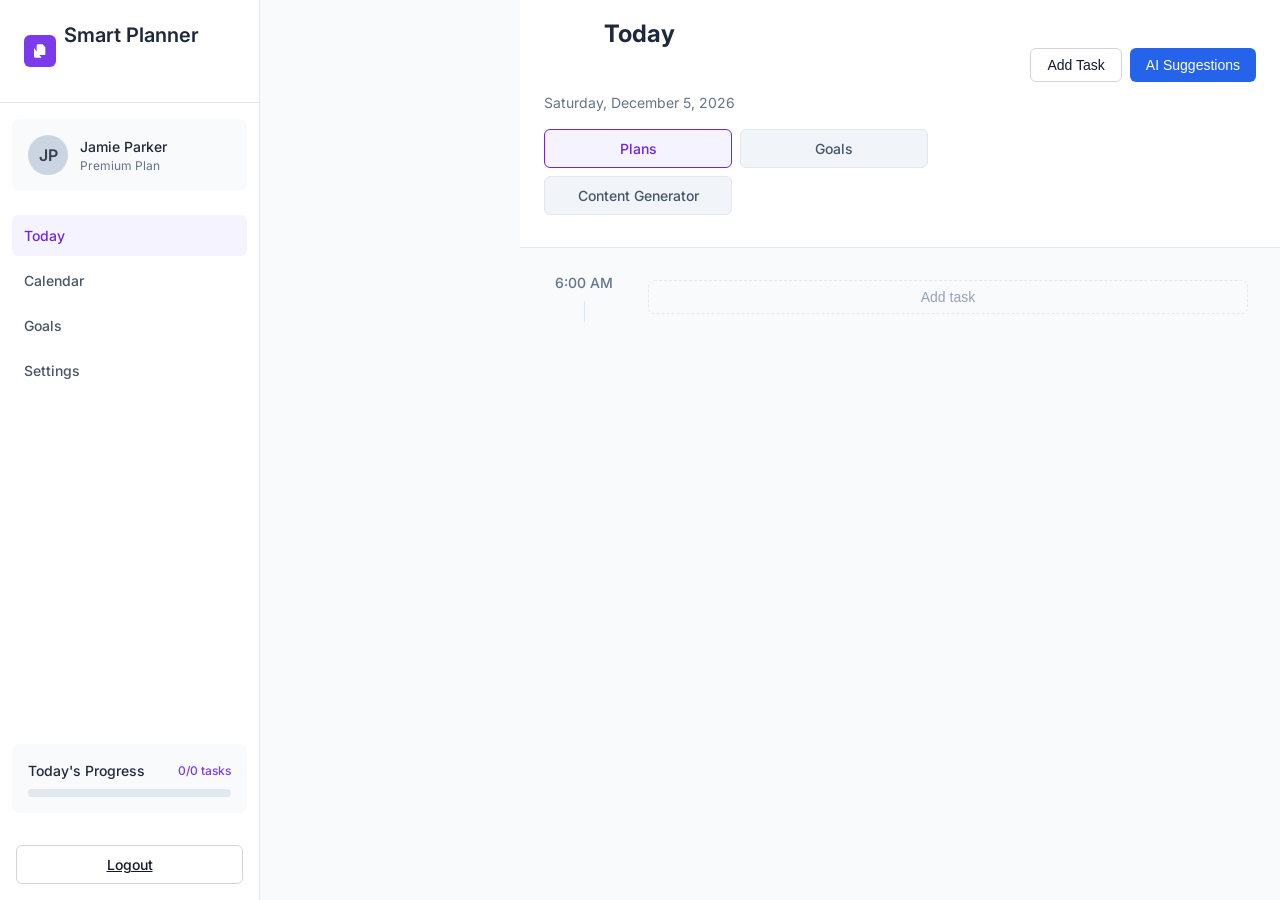
<file: templates/index.html>
<!DOCTYPE html>
<html lang="en">
<head>
    <meta charset="UTF-8">
    <meta name="viewport" content="width=device-width, initial-scale=1.0">
    <meta name="theme-color" content="#4a6fa5">
    <title>Smart Daily Planner</title>
    <link rel="stylesheet" href="static/styles.css">
    <link rel="manifest" href="static/manifest.json">
    <link href="https://fonts.googleapis.com/css2?family=Inter:wght@400;600&display=swap" rel="stylesheet">
    <link rel="stylesheet" href="https://cdnjs.cloudflare.com/ajax/libs/font-awesome/6.0.0-beta3/css/all.min.css" crossorigin="anonymous">
    <link rel="icon" href="static/icons/favicon.ico">
    <link rel="apple-touch-icon" href="static/icons/icon-192x192.png">
</head>
<body>
    <div class="app-container">
        <!-- Mobile sidebar toggle button -->
        <button class="sidebar-toggle" id="sidebar-toggle" aria-label="Open sidebar">
            <svg width="28" height="28" viewBox="0 0 24 24"><path d="M3 6h18M3 12h18M3 18h18" stroke="currentColor" stroke-width="2" stroke-linecap="round"/></svg>
        </button>

        <!-- Left sidebar menu -->
        <aside class="sidebar" id="sidebar">
            <div class="sidebar-header">
                <div class="logo">
                    <svg xmlns="http://www.w3.org/2000/svg" width="16" height="16" viewBox="0 0 24 24" fill="none" stroke="currentColor" stroke-width="2" stroke-linecap="round" stroke-linejoin="round" class="icon">
                        <path d="M15.5 2H8.6c-.4 0-.8.2-1.1.5-.3.3-.5.7-.5 1.1v12.8c0 .4.2.8.5 1.1.3.3.7.5 1.1.5h9.8c.4 0 .8-.2 1.1-.5.3-.3.5-.7.5-1.1V6.5L15.5 2z"></path>
                        <path d="M3 7.6v12.8c0 .4.2.8.5 1.1.3.3.7.5 1.1.5h9.8"></path>
                        <path d="M15 2v5h5"></path>
                    </svg>
                </div>
                <h1 class="brand-name">Smart Planner</h1>
            </div>

            <div class="user-profile">
                <div class="avatar">JP</div>
                <div class="user-info">
                    <p class="user-name">Jamie Parker</p>
                    <p class="user-plan">Premium Plan</p>
                </div>
            </div>

            <nav class="nav-menu">
                <div class="nav-item active" data-tab="today">Today</div>
                <div class="nav-item" data-tab="calendar">Calendar</div>
                <div class="nav-item" data-tab="goals">Goals</div>
                <div class="nav-item" data-tab="settings">Settings</div>
            </nav>

            <div class="progress-section">
                <div class="progress-header">
                    <h3 class="progress-title">Today's Progress</h3>
                    <span class="progress-count">2/7 tasks</span>
                </div>
                <div class="progress-bar">
                    <div class="progress-indicator" style="width: 28%;"></div>
                </div>
            </div>
            <!-- Logout button -->
            <div style="padding: 1rem;">
                <a href="/logout" class="button button-outline" style="width:100%;text-align:center;">Logout</a>
            </div>
        </aside>

        <!-- Main content area -->
        <main class="main-content" id="main-content">
            <header class="header">
                <div class="header-content">
                    <div class="header-top">
                        <h1 class="page-title">Today</h1>
                        <p class="current-date" id="current-date">Thursday, May 1, 2025</p>
                    </div>

                    <div class="header-actions">
                        <button class="button button-outline">Add Task</button>
                        <button class="button button-primary">AI Suggestions</button>
                    </div>
                </div>

                <div class="tabs">
                    <div class="tabs-list">
                        <div class="tab active" data-tab="plans">Plans</div>
                        <div class="tab" data-tab="goals">Goals</div>
                        <div class="tab" data-tab="content">Content Generator</div>
                    </div>
                </div>
            </header>

            <div id="today-tab" class="tab-content active">
                <section class="timeline">
                    <div class="timeline-item">
                        <div class="time-indicator">
                            <span class="time-label">6:00 AM</span>
                            <div class="time-line"></div>
                        </div>
                        <div class="empty-slot">
                            <button class="add-task-button">Add task</button>
                        </div>
                    </div>
                    <!-- Additional timeline items can be added dynamically -->
                </section>
            </div>
            <div id="calendar-tab" class="tab-content">
                <div id="calendar-container"></div>
            </div>

            <div id="goals-tab" class="tab-content">
                <div class="card goal-card">
                    <div class="card-header">
                        <h2 class="card-title">Goal Suggestions</h2>
                        <p class="card-description">Enter your goal and get actionable micro-tasks to help you achieve it.</p>
                    </div>
                    <div class="card-content">
                        <div class="form-group">
                            <label for="goal-input">Your Goal</label>
                            <input type="text" id="goal-input" placeholder="Enter your goal" />
                        </div>
                        <button id="fetch-goal-suggestions-btn" class="button button-primary">Get Suggestions</button>
                    </div>
                    <div class="card-footer">
                        <div id="goal-suggestions-container"></div>
                    </div>
                </div>
            </div>

            <div id="content-tab" class="tab-content">
                <div class="container">
                    <h1>AI Content Generator</h1>

                    <div class="grid">
                        <!-- Input Parameters Card -->
                        <div class="card">
                            <div class="card-header">
                                <h2 class="card-title">Input Parameters</h2>
                                <p class="card-description">Enter your topic and select content preferences</p>
                            </div>
                            <div class="card-content">
                                <div class="form-group">
                                    <label for="prompt">Topic or Keywords</label>
                                    <input id="prompt" type="text" placeholder="Enter your topic or keywords...">
                                </div>

                                <div class="form-group">
                                    <label for="content-type">Content Type</label>
                                    <select id="content-type">
                                        <option value="blog">Blog Post</option>
                                        <option value="social">Social Media Update</option>
                                        <option value="email">Email</option>
                                        <option value="article">Article</option>
                                        <option value="product">Product Description</option>
                                    </select>
                                </div>

                                <div class="form-group">
                                    <label for="tone">Tone</label>
                                    <select id="tone">
                                        <option value="formal">Formal</option>
                                        <option value="casual">Casual</option>
                                        <option value="humorous">Humorous</option>
                                        <option value="professional">Professional</option>
                                        <option value="enthusiastic">Enthusiastic</option>
                                    </select>
                                </div>
                            </div>
                            <div class="card-footer">
                                <button id="generate-btn" class="button button-primary button-full">
                                    <span id="generate-icon">✨</span>
                                    <span id="generate-text">Generate Content</span>
                                </button>
                            </div>
                        </div>

                        <!-- Generated Content Card -->
                        <div class="card">
                            <div class="card-header">
                                <h2 class="card-title">Generated Content</h2>
                                <p class="card-description">View, edit, and save your AI-generated content</p>
                            </div>
                            <div class="card-content">
                                <div id="content-container">
                                    <div id="content-placeholder" class="content-placeholder">
                                        <p>Generated content will appear here</p>
                                    </div>

                                    <div id="tabs-container" class="tabs" style="display: none;">
                                        <div class="tabs-list">
                                            <div id="tab-generated" class="tab-trigger active">Generated</div>
                                            <div id="tab-edit" class="tab-trigger">Edit</div>
                                        </div>
                                        <div id="tab-content-generated" class="tab-content active">
                                            <div id="generated-content" class="content-display"></div>
                                        </div>
                                        <div id="tab-content-edit" class="tab-content">
                                            <textarea id="edited-content"></textarea>
                                        </div>
                                    </div>

                                    <div id="character-count" class="character-count" style="display: none;">
                                        Character count: 0
                                    </div>
                                </div>
                            </div>
                            <div class="card-footer">
                                <button id="regenerate-btn" class="button button-outline" disabled>
                                    <span class="button-icon">🔄</span>
                                    Regenerate
                                </button>
                                <button id="save-btn" class="button button-primary" disabled>
                                    <span class="button-icon">💾</span>
                                    Save Content
                                </button>
                            </div>
                        </div>
                    </div>
                </div>
            </div>

            <div id="settings-tab" class="tab-content">
                <div class="card settings-card">
                    <div class="card-header">
                        <h2 class="card-title">Settings</h2>
                    </div>
                    <div class="card-content">
                        <div class="form-group">
                            <label for="dark-mode-toggle">Dark Mode</label>
                            <label class="switch">
                                <input type="checkbox" id="dark-mode-toggle">
                                <span class="slider round"></span>
                            </label>
                        </div>
                    </div>
                </div>
            </div>
        </main>

        <!-- Toast Notification Container -->
        <div id="toast-container" class="toast-container"></div>

    </div>

    <!-- Task Form Overlay -->
    <div class="overlay" id="task-form-overlay">
        <div class="task-form-container">
            <form id="task-form">
                <h3>Add New Task</h3>
                <div class="form-group">
                    <label for="task-title">Task Title*</label>
                    <input type="text" id="task-title" required>
                </div>
                <div class="form-group">
                    <label for="task-datetime">Date & Time*</label>
                    <input type="datetime-local" id="task-datetime" required>
                </div>
                <div class="form-group">
                    <label for="task-duration">Duration (minutes)*</label>
                    <input type="number" id="task-duration" min="15" step="15" value="30" required>
                </div>
                <div class="form-group">
                    <label for="task-description">Description</label>
                    <textarea id="task-description" placeholder="Add task details..."></textarea>
                </div>
                
                <button type="button" id="suggest-btn" class="suggest-btn">
                    <svg xmlns="http://www.w3.org/2000/svg" width="16" height="16" viewBox="0 0 24 24" fill="none" stroke="currentColor" stroke-width="2" stroke-linecap="round" stroke-linejoin="round" class="button-icon">
                        <path d="M21 11.5a8.38 8.38 0 0 1-.9 3.8 8.5 8.5 0 0 1-7.6 4.7 8.38 8.38 0 0 1-3.8-.9L3 21l1.9-5.7a8.38 8.38 0 0 1-.9-3.8 8.5 8.5 0 0 1 4.7-7.6 8.38 8.38 0 0 1 3.8-.9h.5a8.48 8.48 0 0 1 8 8v.5z"></path>
                    </svg>
                    Get AI Suggestions
                </button>
                <div id="suggestions-container" class="suggestions-container"></div>

                <div class="form-actions">
                    <button type="button" id="cancel-task">Cancel</button>
                    <button type="submit">Save Task</button>
                </div>
            </form>
        </div>
    </div>

    <script src="static/app.js"></script>
    <!--
    <script>
        // Register service worker
        if ('serviceWorker' in navigator) {
            window.addEventListener('load', () => {
                navigator.serviceWorker.register('static/service-worker.js')
                    .then(registration => {
                        console.log('Service Worker registered with scope:', registration.scope);
                    })
                    .catch(error => {
                        console.error('Service Worker registration failed:', error);
                    });
            });
        }
    </script>
    -->
</body>
</html>
</file>
<file: templates/static/styles.css>
/* Reset and base styles */
    *, *::before, *::after {
      margin: 0;
      padding: 0;
      box-sizing: border-box;
    }

    :root {
      --color-purple-50: #f5f3ff;
      --color-purple-100: #ede9fe;
      --color-purple-500: #8b5cf6;
      --color-purple-600: #7c3aed;
      --color-purple-700: #6d28d9;
      --color-slate-50: #f8fafc;
      --color-slate-100: #f1f5f9;
      --color-slate-200: #e2e8f0;
      --color-slate-300: #cbd5e1;
      --color-slate-400: #94a3b8;
      --color-slate-500: #64748b;
      --color-slate-600: #475569;
      --color-slate-700: #334155;
      --color-slate-800: #1e293b;
      --color-slate-900: #0f172a;
      --color-green-50: #f0fdf4;
      --color-green-500: #22c55e;
      --color-green-700: #15803d;
      --shadow-sm: 0 1px 2px 0 rgba(0, 0, 0, 0.05);
      --shadow-md: 0 4px 6px -1px rgba(0, 0, 0, 0.1), 0 2px 4px -1px rgba(0, 0, 0, 0.06);
      --shadow-lg: 0 10px 15px -3px rgba(0, 0, 0, 0.1), 0 4px 6px -2px rgba(0, 0, 0, 0.05);
      --radius-sm: 0.25rem;
      --radius-md: 0.375rem;
      --radius-lg: 0.5rem;
      --transition-base: all 0.3s ease;
    }

    body {
      font-family: 'Inter', -apple-system, BlinkMacSystemFont, 'Segoe UI', Roboto, Oxygen, Ubuntu, Cantarell, 'Open Sans', 'Helvetica Neue', sans-serif;
      color: var(--color-slate-800);
      background-color: var(--color-slate-50);
      line-height: 1.5;
      height: 100vh;
      overflow: hidden;
    }

    /* Dark mode styles */
    body.dark-mode {
      background: #181a1b;
      color: #e5e7eb;
    }
    body.dark-mode .sidebar,
    body.dark-mode .main-content,
    body.dark-mode .card,
    body.dark-mode #calendar-container,
    body.dark-mode .goal-card,
    body.dark-mode .settings-card {
      background: #23272a;
      color: #e5e7eb;
      box-shadow: 0 2px 8px rgba(0,0,0,0.3);
    }
    body.dark-mode .card-header,
    body.dark-mode .card-footer {
      border-color: #2d3236;
    }
    body.dark-mode .tab,
    body.dark-mode .tab-trigger,
    body.dark-mode .calendar-day,
    body.dark-mode .goal-suggestion-item {
      background: #23272a;
      color: #e5e7eb;
    }
    body.dark-mode .tab.active,
    body.dark-mode .tab-trigger.active,
    body.dark-mode .calendar-day.today {
      background: #4a6fa5;
      color: #fff;
    }
    body.dark-mode .calendar-day:hover,
    body.dark-mode .goal-suggestion-item:hover {
      background: #2d3236;
      color: #a5b4fc;
    }
    body.dark-mode .progress-bar {
      background: #2d3236;
    }
    body.dark-mode .progress-indicator {
      background: #4a6fa5;
    }
    body.dark-mode .button,
    body.dark-mode .button-outline,
    body.dark-mode .button-primary {
      background: #23272a;
      color: #e5e7eb;
      border-color: #2d3236;
    }
    body.dark-mode .button-primary {
      background: #4a6fa5;
      color: #fff;
    }
    body.dark-mode .button-primary:hover {
      background: #37517e;
    }
    body.dark-mode .content-box {
      background: #23272a;
      color: #e5e7eb;
    }
    body.dark-mode input,
    body.dark-mode select,
    body.dark-mode textarea {
      background: #181a1b;
      color: #e5e7eb;
      border-color: #2d3236;
    }
    body.dark-mode .calendar-nav {
      background: #23272a;
      color: #e5e7eb;
    }
    body.dark-mode .calendar-nav:hover {
      background: #2d3236;
    }

    /* Switch styles for dark mode toggle */
    .switch {
      position: relative;
      display: inline-block;
      width: 48px;
      height: 24px;
    }
    .switch input { display: none; }
    .slider {
      position: absolute;
      cursor: pointer;
      top: 0; left: 0; right: 0; bottom: 0;
      background-color: #ccc;
      transition: .4s;
      border-radius: 24px;
    }
    .slider:before {
      position: absolute;
      content: "";
      height: 18px;
      width: 18px;
      left: 3px;
      bottom: 3px;
      background-color: white;
      transition: .4s;
      border-radius: 50%;
    }
    input:checked + .slider {
      background-color: #4a6fa5;
    }
    input:checked + .slider:before {
      transform: translateX(24px);
    }

    /* Layout */
    .app-container {
      display: flex;
      height: 100vh;
    }

    /* Sidebar */
    .sidebar {
      position: fixed;
      top: 0;
      left: 0;
      bottom: 0;
      width: 260px;
      background-color: white;
      border-right: 1px solid var(--color-slate-200);
      z-index: 40;
      transition: transform 0.3s ease;
      display: flex;
      flex-direction: column;
    }

    .sidebar.closed {
      transform: translateX(-100%);
    }

    .sidebar-header {
      display: flex;
      align-items: center;
      gap: 0.5rem;
      padding: 1.25rem 1.5rem;
      border-bottom: 1px solid var(--color-slate-200);
    }

    .logo {
      display: flex;
      align-items: center;
      justify-content: center;
      width: 2rem;
      height: 2rem;
      background-color: var(--color-purple-600);
      color: white;
      border-radius: var(--radius-md);
    }

    .brand-name {
      font-size: 1.25rem;
      font-weight: 600;
      color: var(--color-slate-800);
    }

    .user-profile {
      display: flex;
      align-items: center;
      gap: 0.75rem;
      margin: 1rem 0.75rem;
      padding: 1rem;
      background-color: var(--color-slate-50);
      border-radius: var(--radius-lg);
    }

    .avatar {
      width: 2.5rem;
      height: 2.5rem;
      border-radius: 50%;
      background-color: var(--color-slate-300);
      display: flex;
      align-items: center;
      justify-content: center;
      font-weight: 600;
      color: var(--color-slate-700);
    }

    .user-info {
      flex: 1;
    }

    .user-name {
      font-size: 0.875rem;
      font-weight: 500;
      color: var(--color-slate-800);
    }

    .user-plan {
      font-size: 0.75rem;
      color: var(--color-slate-500);
    }

    .nav-menu {
      flex: 1;
      padding: 0.5rem 0.75rem;
    }

    .nav-item {
      display: flex;
      align-items: center;
      gap: 0.5rem;
      padding: 0.625rem 0.75rem;
      margin-bottom: 0.25rem;
      border-radius: var(--radius-md);
      font-size: 0.875rem;
      font-weight: 500;
      color: var(--color-slate-600);
      cursor: pointer;
      transition: var(--transition-base);
    }

    .nav-item:hover {
      background-color: var(--color-slate-100);
      color: var(--color-slate-900);
    }

    .nav-item.active {
      background-color: var(--color-purple-50);
      color: var(--color-purple-700);
    }

    .nav-icon {
      width: 1.125rem;
      height: 1.125rem;
    }

    .progress-section {
      margin: 0.75rem;
      margin-top: auto;
      padding: 1rem;
      background-color: var(--color-slate-50);
      border-radius: var(--radius-lg);
      margin-bottom: 1rem;
    }

    .progress-header {
      display: flex;
      justify-content: space-between;
      align-items: center;
      margin-bottom: 0.5rem;
    }

    .progress-title {
      font-size: 0.875rem;
      font-weight: 500;
      color: var(--color-slate-800);
    }

    .progress-count {
      font-size: 0.75rem;
      font-weight: 500;
      color: var(--color-purple-600);
    }

    .progress-bar {
      height: 0.5rem;
      background-color: var(--color-slate-200);
      border-radius: 9999px;
      overflow: hidden;
    }

    .progress-indicator {
      height: 100%;
      background-color: var(--color-purple-600);
      border-radius: 9999px;
      transition: width 0.3s ease;
    }

    /* Main content */
    .main-content {
      flex: 1;
      margin-left: 0;
      transition: margin-left 0.3s ease;
      height: 100vh;
      overflow-y: auto;
    }

    .main-content.sidebar-open {
      margin-left: 260px;
    }

    /* Header */
    .header {
      position: sticky;
      top: 0;
      background-color: white;
      border-bottom: 1px solid var(--color-slate-200);
      padding: 1rem 1.5rem;
      z-index: 10;
    }

    .header-content {
      display: flex;
      flex-direction: column;
      gap: 1rem;
    }

    .header-top {
      display: flex;
      flex-direction: column;
      gap: 0.5rem;
    }

    .page-title {
      font-size: 1.5rem;
      font-weight: 700;
      color: var(--color-slate-800);
    }

    .current-date {
      font-size: 0.875rem;
      color: var(--color-slate-500);
    }

    .header-actions {
      display: flex;
      gap: 0.5rem;
    }

    .button {
      display: inline-flex;
      align-items: center;
      justify-content: center;
      gap: 0.25rem;
      padding: 0.5rem 1rem;
      border-radius: var(--radius-md);
      font-size: 0.875rem;
      font-weight: 500;
      cursor: pointer;
      transition: var(--transition-base);
      border: none;
    }

    .button-outline {
      background-color: transparent;
      border: 1px solid var(--color-slate-200);
      color: var(--color-slate-600);
    }

    .button-outline:hover {
      background-color: var(--color-slate-50);
      border-color: var(--color-slate-300);
    }

    .button-primary {
      background-color: var(--color-purple-600);
      color: white;
    }

    .button-primary:hover {
      background-color: var(--color-purple-700);
    }

    .button-icon {
      width: 1rem;
      height: 1rem;
    }

    .button-icon-only {
      padding: 0.5rem;
    }

    .tabs {
      margin-top: 1rem;
    }

    .tabs-list {
      display: grid;
      grid-template-columns: repeat(3, 1fr);
      gap: 0.5rem;
      max-width: 24rem;
    }

    .tab {
      display: flex;
      align-items: center;
      justify-content: center;
      gap: 0.25rem;
      padding: 0.5rem;
      background-color: var(--color-slate-100);
      border: 1px solid var(--color-slate-200);
      border-radius: var(--radius-md);
      font-size: 0.875rem;
      font-weight: 500;
      color: var(--color-slate-600);
      cursor: pointer;
      transition: var(--transition-base);
    }

    .tab:hover {
      background-color: var(--color-slate-200);
    }

    .tab.active {
      background-color: var(--color-purple-50);
      color: var(--color-purple-700);
      border-color: var(--color-purple-200);
    }

    /* Hide all tab contents by default */
    .tab-content {
      display: none;
    }

    /* Show the active tab content */
    .tab-content.active {
      display: block;
    }

    /* Task timeline */
    .timeline {
      padding: 1.5rem;
    }

    .timeline-item {
      display: flex;
      gap: 1rem;
      margin-bottom: 1.5rem;
    }

    .time-indicator {
      display: flex;
      flex-direction: column;
      align-items: center;
      width: 5rem;
    }

    .time-label {
      font-size: 0.875rem;
      font-weight: 500;
      color: var(--color-slate-500);
      margin-bottom: 0.5rem;
    }

    .time-line {
      width: 1px;
      height: 100%;
      background-color: var(--color-slate-200);
    }

    .task-card {
      flex: 1;
      background-color: white;
      border-radius: var(--radius-md);
      border: 1px solid var(--color-slate-200);
      border-left-width: 4px;
      transition: box-shadow 0.2s ease;
    }

    .task-card:hover {
      box-shadow: var(--shadow-md);
    }

    .task-card.completed {
      border-left-color: var(--color-green-500);
    }

    .task-card.active {
      border-left-color: var(--color-purple-500);
    }

    .task-content {
      padding: 1rem;
      display: flex;
      justify-content: space-between;
      align-items: flex-start;
    }

    .task-info {
      flex: 1;
    }

    .task-title {
      font-size: 0.875rem;
      font-weight: 500;
      color: var(--color-slate-800);
      margin-bottom: 0.25rem;
    }

    .task-meta {
      display: flex;
      align-items: center;
      gap: 0.25rem;
      font-size: 0.75rem;
      color: var(--color-slate-500);
    }

    .task-badge {
      display: inline-flex;
      align-items: center;
      gap: 0.25rem;
      padding: 0.125rem 0.5rem;
      border-radius: 9999px;
      font-size: 0.75rem;
      font-weight: 500;
      background-color: var(--color-green-50);
      color: var(--color-green-700);
      border: 1px solid transparent;
    }

    .task-action {
      background: transparent;
      border: none;
      color: var(--color-slate-400);
      cursor: pointer;
      padding: 0.25rem;
      border-radius: var(--radius-md);
      transition: var(--transition-base);
    }

    .task-action:hover {
      color: var(--color-slate-600);
      background-color: var(--color-slate-100);
    }

    .empty-slot {
      flex: 1;
      padding: 0.5rem;
    }

    .add-task-button {
      width: 100%;
      padding: 0.5rem;
      background-color: transparent;
      border: 1px dashed var(--color-slate-200);
      border-radius: var(--radius-md);
      color: var(--color-slate-400);
      font-size: 0.875rem;
      cursor: pointer;
      transition: var(--transition-base);
      display: flex;
      align-items: center;
      justify-content: center;
      gap: 0.25rem;
    }

    .add-task-button:hover {
      color: var(--color-slate-600);
      border-color: var(--color-slate-300);
    }

    .sidebar-toggle {
      position: fixed;
      top: 1rem;
      left: 1rem;
      z-index: 50;
      background-color: white;
      border: 1px solid var(--color-slate-200);
      border-radius: var(--radius-md);
      width: 2.5rem;
      height: 2.5rem;
      display: flex;
      align-items: center;
      justify-content: center;
      cursor: pointer;
      transition: var(--transition-base);
    }

    .sidebar-toggle:hover {
      background-color: var(--color-slate-50);
    }

    /* Responsive styles */
    @media (min-width: 768px) {
      .sidebar-toggle {
        display: none;
      }

      .header-content {
        flex-direction: row;
        justify-content: space-between;
        align-items: center;
      }

      .header-top {
        flex-direction: column;
      }
    }

    @media (max-width: 767px) {
      .sidebar {
        transform: translateX(-100%);
      }

      .sidebar.open {
        transform: translateX(0);
      }

      .main-content {
        margin-left: 0 !important;
      }

      .header {
        padding-left: 4rem;
      }
    }

    /* Mobile sidebar overlay */
    @media (max-width: 900px) {
      .sidebar {
        position: fixed;
        top: 0;
        left: 0;
        height: 100vh;
        width: 80vw;
        max-width: 320px;
        z-index: 1001;
        background: var(--sidebar-bg, #fff);
        box-shadow: 2px 0 8px rgba(0,0,0,0.08);
        transform: translateX(-100%);
        transition: transform 0.3s cubic-bezier(.4,0,.2,1);
      }
      .sidebar.open {
        transform: translateX(0);
      }
      .sidebar-toggle {
        display: block;
        position: fixed;
        top: 16px;
        left: 16px;
        z-index: 1100;
        background: #fff;
        border: none;
        border-radius: 50%;
        box-shadow: 0 2px 8px rgba(0,0,0,0.08);
        padding: 8px;
        cursor: pointer;
      }
      .main-content.sidebar-open {
        filter: blur(2px);
        pointer-events: none;
        user-select: none;
      }
      body.sidebar-overlay::before {
        content: '';
        position: fixed;
        top: 0; left: 0; right: 0; bottom: 0;
        background: rgba(0,0,0,0.3);
        z-index: 1000;
        pointer-events: auto;
      }
    }

    @media (min-width: 901px) {
      .sidebar-toggle {
        display: none;
      }
      .sidebar {
        position: static;
        transform: none !important;
        width: 260px;
        height: 100vh;
        box-shadow: none;
      }
      body.sidebar-overlay::before {
        display: none;
      }
    }

    /* Icons */
    .icon {
      display: inline-block;
      width: 1em;
      height: 1em;
      stroke-width: 0;
      stroke: currentColor;
      fill: currentColor;
    }
     
    .container {
      max-width: 1200px;
      margin: 0 auto;
      padding: 2rem 1rem;
    }

    h1 {
      font-size: 1.875rem;
      font-weight: 700;
      text-align: center;
      margin-bottom: 2rem;
    }

    .grid {
      display: grid;
      gap: 2rem;
    }

    @media (min-width: 768px) {
      .grid {
        grid-template-columns: 1fr 1.5fr;
      }
    }

    /* Card styles */
    .card {
      background-color: white;
      border-radius: 0.5rem;
      box-shadow: 0 1px 3px 0 rgba(0, 0, 0, 0.1), 0 1px 2px 0 rgba(0, 0, 0, 0.06);
      overflow: hidden;
    }

    .card-header {
      padding: 1.5rem 1.5rem 0.75rem;
    }

    .card-title {
      font-size: 1.25rem;
      font-weight: 600;
      margin-bottom: 0.25rem;
    }

    .card-description {
      color: #6b7280;
      font-size: 0.875rem;
    }

    .card-content {
      padding: 1.5rem;
    }

    .card-footer {
      padding: 1.5rem;
      border-top: 1px solid #e5e7eb;
      display: flex;
      justify-content: space-between;
    }

    /* Form styles */
    .form-group {
      margin-bottom: 1rem;
    }

    label {
      display: block;
      font-size: 0.875rem;
      font-weight: 500;
      margin-bottom: 0.5rem;
    }

    input, select, textarea {
      width: 100%;
      padding: 0.5rem;
      border: 1px solid #d1d5db;
      border-radius: 0.375rem;
      font-size: 0.875rem;
      background-color: white;
    }

    textarea {
      min-height: 100px;
      resize: vertical;
    }

    /* Button styles */
    .button {
      display: inline-flex;
      align-items: center;
      justify-content: center;
      padding: 0.5rem 1rem;
      border-radius: 0.375rem;
      font-size: 0.875rem;
      font-weight: 500;
      cursor: pointer;
      transition: all 0.2s;
      border: none;
    }

    .button-primary {
      background-color: #2563eb;
      color: white;
    }

    .button-primary:hover {
      background-color: #1d4ed8;
    }

    .button-primary:disabled {
      background-color: #93c5fd;
      cursor: not-allowed;
    }

    .button-outline {
      background-color: transparent;
      border: 1px solid #d1d5db;
      color: #111827;
    }

    .button-outline:hover {
      background-color: #f3f4f6;
    }

    .button-outline:disabled {
      color: #9ca3af;
      cursor: not-allowed;
    }

    .button-icon {
      margin-right: 0.5rem;
    }

    .button-full {
      width: 100%;
    }

    /* Tabs styles */
    .tabs {
      margin-top: 1rem;
    }

    .tabs-list {
      display: grid;
      grid-template-columns: repeat(2, 1fr);
      gap: 0.5rem;
      margin-bottom: 1rem;
    }

    .tab-trigger {
      padding: 0.5rem;
      text-align: center;
      background-color: #f3f4f6;
      border: 1px solid #e5e7eb;
      border-radius: 0.375rem;
      cursor: pointer;
      font-size: 0.875rem;
      font-weight: 500;
    }

    .tab-trigger.active {
      background-color: #2563eb;
      color: white;
      border-color: #2563eb;
    }

    .tab-content {
      display: none;
    }

    .tab-content.active {
      display: block;
    }

    /* Content display */
    .content-display {
      border: 1px solid #e5e7eb;
      border-radius: 0.375rem;
      padding: 1rem;
      min-height: 300px;
      white-space: pre-wrap;
      overflow-y: auto;
    }

    .content-placeholder {
      display: flex;
      align-items: center;
      justify-content: center;
      min-height: 300px;
      border: 1px dashed #d1d5db;
      border-radius: 0.375rem;
      color: #6b7280;
    }

    .character-count {
      margin-top: 0.5rem;
      font-size: 0.75rem;
      color: #6b7280;
    }

    /* Loading spinner */
    @keyframes spin {
      to { transform: rotate(360deg); }
    }

    .spinner {
      display: inline-block;
      width: 1rem;
      height: 1rem;
      border: 2px solid rgba(255, 255, 255, 0.3);
      border-radius: 50%;
      border-top-color: white;
      animation: spin 1s linear infinite;
      margin-right: 0.5rem;
    }

    /* Task form overlay */
    .overlay {
      display: none;
      position: fixed;
      top: 0;
      left: 0;
      right: 0;
      bottom: 0;
      background-color: rgba(0, 0, 0, 0.5);
      z-index: 1000;
      align-items: center;
      justify-content: center;
    }

    .task-form-container {
      background-color: white;
      padding: 1.5rem;
      border-radius: var(--radius-lg);
      width: 95%;
      max-width: 500px;
      max-height: 85vh;
      overflow-y: auto;
    }

    .task-form-container h3 {
      margin-bottom: 1rem;
      font-size: 1.25rem;
      color: var(--color-slate-800);
    }

    .task-form-container .form-group {
      margin-bottom: 1rem;
    }

    .task-form-container label {
      display: block;
      margin-bottom: 0.5rem;
      font-size: 0.875rem;
      color: var(--color-slate-700);
    }

    .task-form-container input,
    .task-form-container textarea {
      width: 100%;
      padding: 0.75rem;
      border: 1px solid var(--color-slate-200);
      border-radius: var(--radius-md);
      font-size: 1rem;
    }

    .task-form-container textarea {
      height: 10px;
      /* resize: none; */
    }

    .form-actions {
      display: flex;
      justify-content: flex-end;
      gap: 0.75rem;
      margin-top: 1.5rem;
    }

    .form-actions button {
      padding: 0.75rem 1.25rem;
      border-radius: var(--radius-md);
      font-size: 1rem;
      font-weight: 500;
    }

    .form-actions button[type="submit"] {
      background-color: var(--color-purple-600);
      color: white;
      border: none;
    }

    .form-actions button[type="button"] {
      background-color: var(--color-slate-100);
      color: var(--color-slate-700);
      border: 1px solid var(--color-slate-200);
    }

    @media (max-width: 480px) {
      .task-form-container {
        padding: 1rem;
        width: 100%;
        height: 100vh;
        max-height: none;
        border-radius: 0;
      }

      .form-actions {
        position: fixed;
        bottom: 0;
        left: 0;
        right: 0;
        padding: 1rem;
        background: white;
        box-shadow: 0 -2px 10px rgba(0, 0, 0, 0.1);
      }

      .form-actions button {
        flex: 1;
      }
    }

    .suggestions-container {
      margin-top: 1rem;
    }

    .suggestion-item {
      display: flex;
      align-items: center;
      gap: 0.5rem;
      margin-bottom: 0.5rem;
      padding: 0.5rem;
      background-color: var(--color-slate-50);
      border-radius: var(--radius-md);
    }

    .suggest-btn {
      display: inline-flex;
      align-items: center;
      padding: 0.5rem 1rem;
      background-color: var(--color-slate-100);
      border: 1px solid var(--color-slate-200);
      border-radius: var(--radius-md);
      color: var(--color-slate-700);
      font-size: 0.875rem;
      cursor: pointer;
      transition: var(--transition-base);
      margin-top: 0.5rem;
    }

    .suggest-btn:hover {
      background-color: var(--color-slate-200);
    }

    .get-suggestions-btn {
      width: 100%;
      padding: 0.75rem;
      background-color: var(--color-purple-600);
      color: white;
      border: none;
      border-radius: var(--radius-md);
      font-size: 1rem;
      font-weight: 500;
      cursor: pointer;
      margin-top: 1rem;
      transition: var(--transition-base);
    }

    .get-suggestions-btn:hover {
      background-color: var(--color-purple-700);
    }

    .get-suggestions-btn:disabled {
      background-color: var(--color-slate-300);
      cursor: not-allowed;
    }

    #mood-topic {
      font-size: 1rem;
      padding: 0.75rem;
      border: 1px solid var(--color-slate-200);
      border-radius: var(--radius-md);
      width: 100%;
    }

    #mood-topic:focus {
      outline: none;
      border-color: var(--color-purple-500);
      box-shadow: 0 0 0 2px var(--color-purple-100);
    }

    .suggestions-list {
      margin-top: 1rem;
      max-height: 50vh;
      overflow-y: auto;
      padding-right: 0.5rem;
    }

    @media (max-width: 480px) {
      .suggestions-list {
        max-height: calc(100vh - 250px);
      }
    }

    .add-suggestion-btn {
      display: inline-flex;
      align-items: center;
      padding: 0.5rem 1rem;
      background-color: var(--color-purple-600);
      color: white;
      border: none;
      border-radius: var(--radius-md);
      font-size: 1rem;
      font-weight: 500;
      cursor: pointer;
      transition: var(--transition-base);
    }

    .content-section {
      margin-bottom: 1.5rem;
      padding: 1rem;
      border-radius: 0.5rem;
      background-color: white;
      box-shadow: 0 1px 3px rgba(0, 0, 0, 0.1);
    }

    .content-section h4 {
      font-size: 1rem;
      font-weight: 600;
      margin-bottom: 0.75rem;
      display: flex;
      align-items: center;
      gap: 0.5rem;
    }

    .content-section.linkedin h4::before {
      content: "";
      display: inline-block;
      width: 20px;
      height: 20px;
      background-image: url('data:image/svg+xml,<svg xmlns="http://www.w3.org/2000/svg" viewBox="0 0 24 24" fill="%230A66C2"><path d="M20.447 20.452h-3.554v-5.569c0-1.328-.027-3.037-1.852-3.037-1.853 0-2.136 1.445-2.136 2.939v5.667H9.351V9h3.414v1.561h.046c.477-.9 1.637-1.85 3.37-1.85 3.601 0 4.267 2.37 4.267 5.455v6.286zM5.337 7.433c-1.144 0-2.063-.926-2.063-2.065 0-1.138.92-2.063 2.063-2.063 1.14 0 2.064.925 2.064 2.063 0 1.139-.925 2.065-2.064 2.065zm1.782 13.019H3.555V9h3.564v11.452zM22.225 0H1.771C.792 0 0 .774 0 1.729v20.542C0 23.227.792 24 1.771 24h20.451C23.2 24 24 23.227 24 22.271V1.729C24 .774 23.2 0 22.222 0h.003z"/></svg>');
      background-repeat: no-repeat;
    }

    .content-section.twitter h4::before {
      content: "";
      display: inline-block;
      width: 20px;
      height: 20px;
      background-image: url('data:image/svg+xml,<svg xmlns="http://www.w3.org/2000/svg" viewBox="0 0 24 24" fill="%231DA1F2"><path d="M23.953 4.57a10 10 0 01-2.825.775 4.958 4.958 0 002.163-2.723c-.951.555-2.005.959-3.127 1.184a4.92 4.92 0 00-8.384 4.482C7.69 8.095 4.067 6.13 1.64 3.162a4.822 4.822 0 00-.666 2.475c0 1.71.87 3.213 2.188 4.096a4.904 4.904 0 01-2.228-.616v.06a4.923 4.923 0 003.946 4.827 4.996 4.996 0 01-2.212.085 4.936 4.936 0 004.604 3.417 9.867 9.867 0 01-6.102 2.105c-.39 0-.779-.023-1.17-.067a13.995 13.995 0 007.557 2.209c9.053 0 13.998-7.496 13.998-13.985 0-.21 0-.42-.015-.63A9.935 9.935 0 0024 4.59z"/></svg>');
      background-repeat: no-repeat;
    }

    .content-box {
      background-color: var(--color-slate-50);
      padding: 1rem;
      border-radius: 0.375rem;
      font-size: 0.875rem;
      line-height: 1.5;
      white-space: pre-wrap;
    }

    .content-box:hover {
      background-color: var(--color-slate-100);
    }

    #edited-content {
      min-height: 200px;
      margin-top: 1rem;
      padding: 1rem;
      border: 1px solid var(--color-slate-200);
      border-radius: 0.375rem;
      font-size: 0.875rem;
      line-height: 1.5;
      resize: vertical;
    }

    .content-actions {
      display: flex;
      justify-content: flex-end;
      margin-bottom: 0.5rem;
    }

    .copy-btn {
      display: inline-flex;
      align-items: center;
      gap: 0.5rem;
      padding: 0.375rem 0.75rem;
      background-color: var(--color-slate-100);
      border: 1px solid var(--color-slate-200);
      border-radius: 0.375rem;
      font-size: 0.75rem;
      color: var(--color-slate-600);
      cursor: pointer;
      transition: all 0.2s;
    }

    .copy-btn:hover {
      background-color: var(--color-slate-200);
      color: var(--color-slate-700);
    }

    .copy-btn svg {
      width: 1rem;
      height: 1rem;
    }

    /* Goals tab improvements */
    .goal-card {
      max-width: 500px;
      margin: 2rem auto;
      box-shadow: 0 2px 8px rgba(0,0,0,0.07);
      border-radius: 0.75rem;
      background: #fff;
      padding: 0;
    }
    .goal-card .card-header {
      padding: 1.5rem 1.5rem 0.5rem 1.5rem;
      border-bottom: 1px solid #f1f5f9;
    }
    .goal-card .card-title {
      font-size: 1.25rem;
      font-weight: 600;
      margin-bottom: 0.25rem;
    }
    .goal-card .card-description {
      color: #64748b;
      font-size: 0.95rem;
    }
    .goal-card .card-content {
      padding: 1.5rem;
    }
    .goal-card .form-group {
      margin-bottom: 1rem;
    }
    .goal-card input[type="text"] {
      width: 100%;
      padding: 0.75rem;
      border: 1px solid #d1d5db;
      border-radius: 0.375rem;
      font-size: 1rem;
    }
    .goal-card .button-primary {
      width: 100%;
      margin-top: 0.5rem;
    }
    .goal-card .card-footer {
      padding: 1.5rem;
      border-top: 1px solid #f1f5f9;
    }
    #goal-suggestions-container {
      margin-top: 0.5rem;
    }
    .goal-suggestion-item {
      background: #f8fafc;
      border-radius: 0.375rem;
      padding: 0.75rem 1rem;
      margin-bottom: 0.5rem;
      font-size: 1rem;
      color: #334155;
      box-shadow: 0 1px 2px rgba(0,0,0,0.03);
      transition: background 0.2s;
    }
    .goal-suggestion-item:hover {
      background: #e0e7ef;
    }

    /* Calendar styles */
    #calendar-container {
      max-width: 420px;
      margin: 2rem auto;
      background: #fff;
      border-radius: 0.75rem;
      box-shadow: 0 2px 8px rgba(0,0,0,0.07);
      padding: 1.5rem 1rem 2rem 1rem;
    }
    .calendar-header {
      display: flex;
      align-items: center;
      justify-content: space-between;
      margin-bottom: 1rem;
    }
    .calendar-title {
      font-size: 1.2rem;
      font-weight: 600;
    }
    .calendar-nav {
      background: #f1f5f9;
      border: none;
      border-radius: 0.375rem;
      padding: 0.3rem 0.8rem;
      font-size: 1.1rem;
      cursor: pointer;
      transition: background 0.2s;
    }
    .calendar-nav:hover {
      background: #e0e7ef;
    }
    .calendar-days-row {
      display: grid;
      grid-template-columns: repeat(7, 1fr);
      margin-bottom: 0.5rem;
    }
    .calendar-day-label {
      text-align: center;
      font-size: 0.95rem;
      color: #64748b;
      font-weight: 500;
      padding: 0.2rem 0;
    }
    .calendar-grid {
      display: grid;
      grid-template-columns: repeat(7, 1fr);
      gap: 0.2rem;
    }
    .calendar-day {
      background: #f8fafc;
      border-radius: 0.375rem;
      text-align: center;
      padding: 0.7rem 0;
      font-size: 1rem;
      color: #334155;
      cursor: pointer;
      transition: background 0.2s, color 0.2s;
      position: relative;
    }
    .calendar-day.today {
      background: #2563eb;
      color: #fff;
      font-weight: 700;
    }
    .calendar-day:hover {
      background: #e0e7ef;
      color: #2563eb;
    }
    .calendar-day.empty {
      background: transparent;
      cursor: default;
    }
    .calendar-event-badge {
      display: inline-block;
      background: #4a6fa5;
      color: #fff;
      font-size: 0.75rem;
      font-weight: 600;
      border-radius: 50%;
      padding: 0.2em 0.6em;
      margin-left: 0.3em;
      vertical-align: middle;
    }
    body.dark-mode .calendar-event-badge {
      background: #a5b4fc;
      color: #23272a;
    }
</file>
